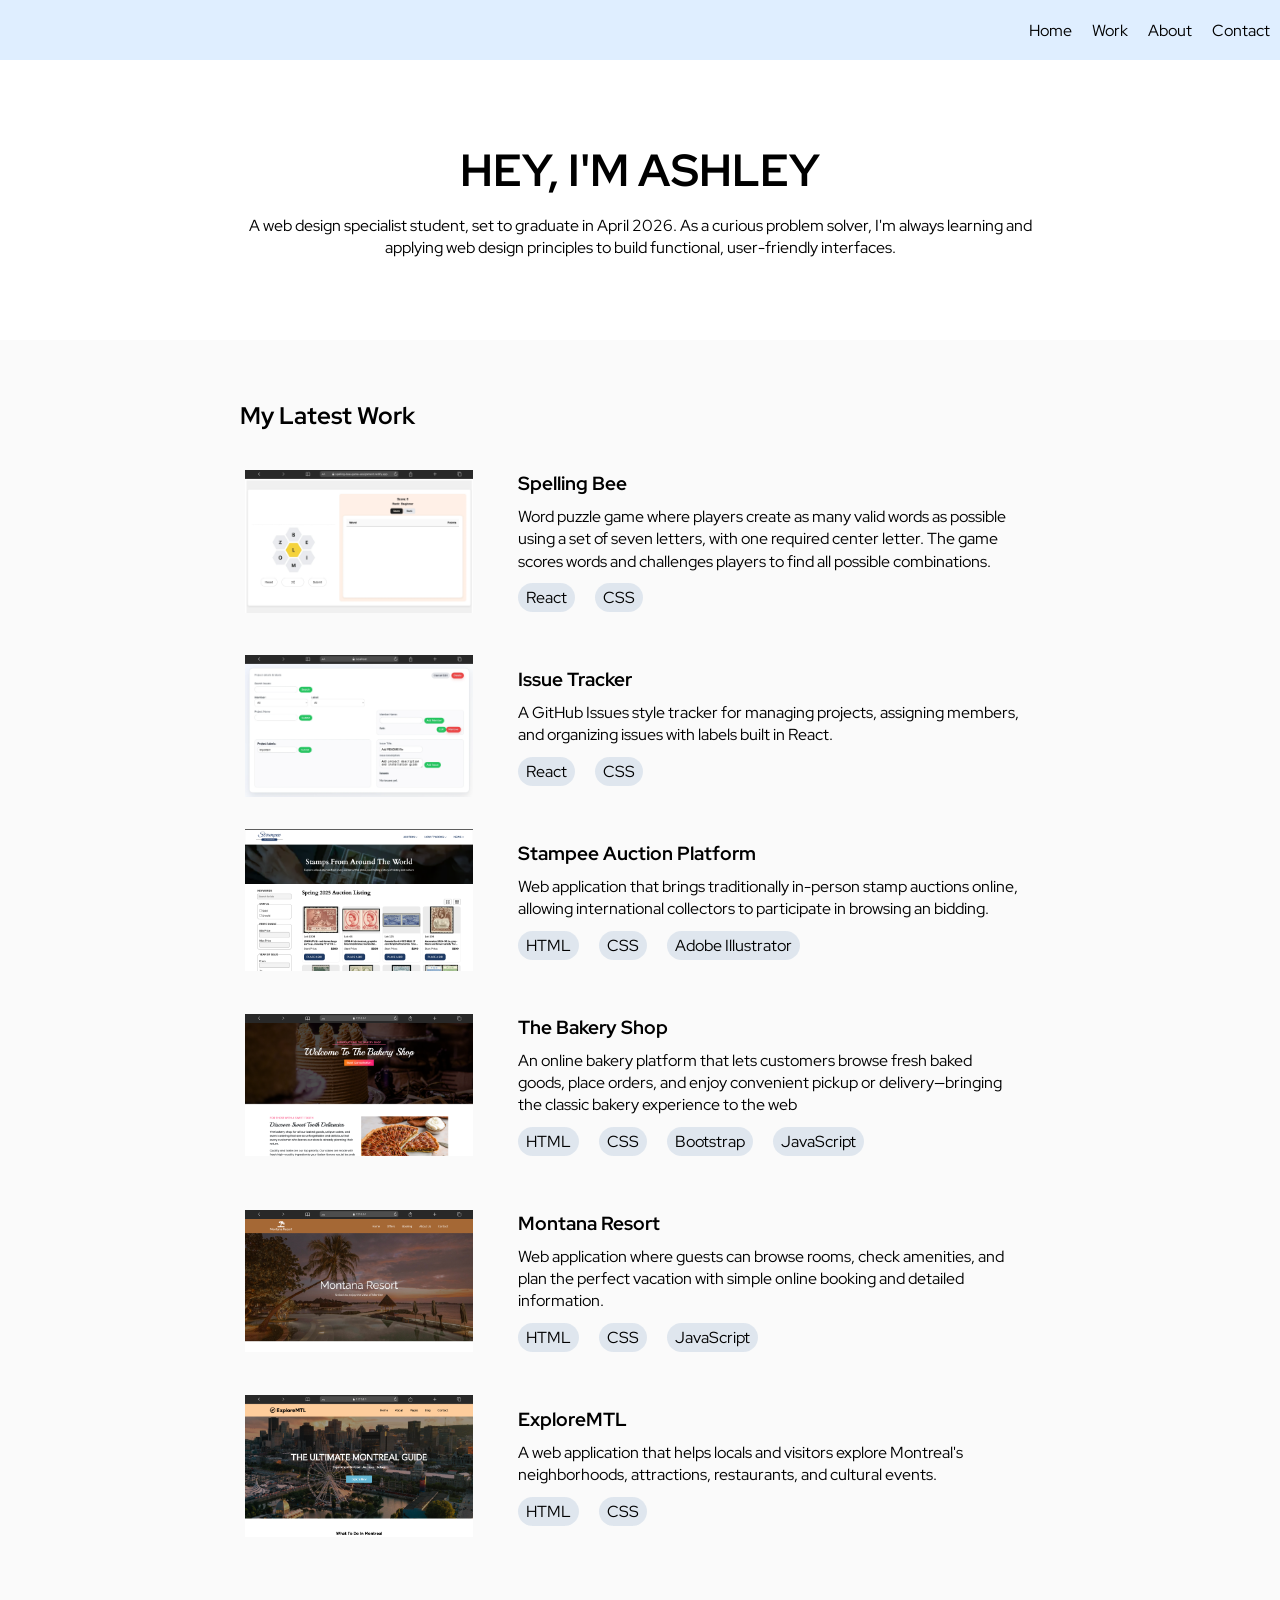
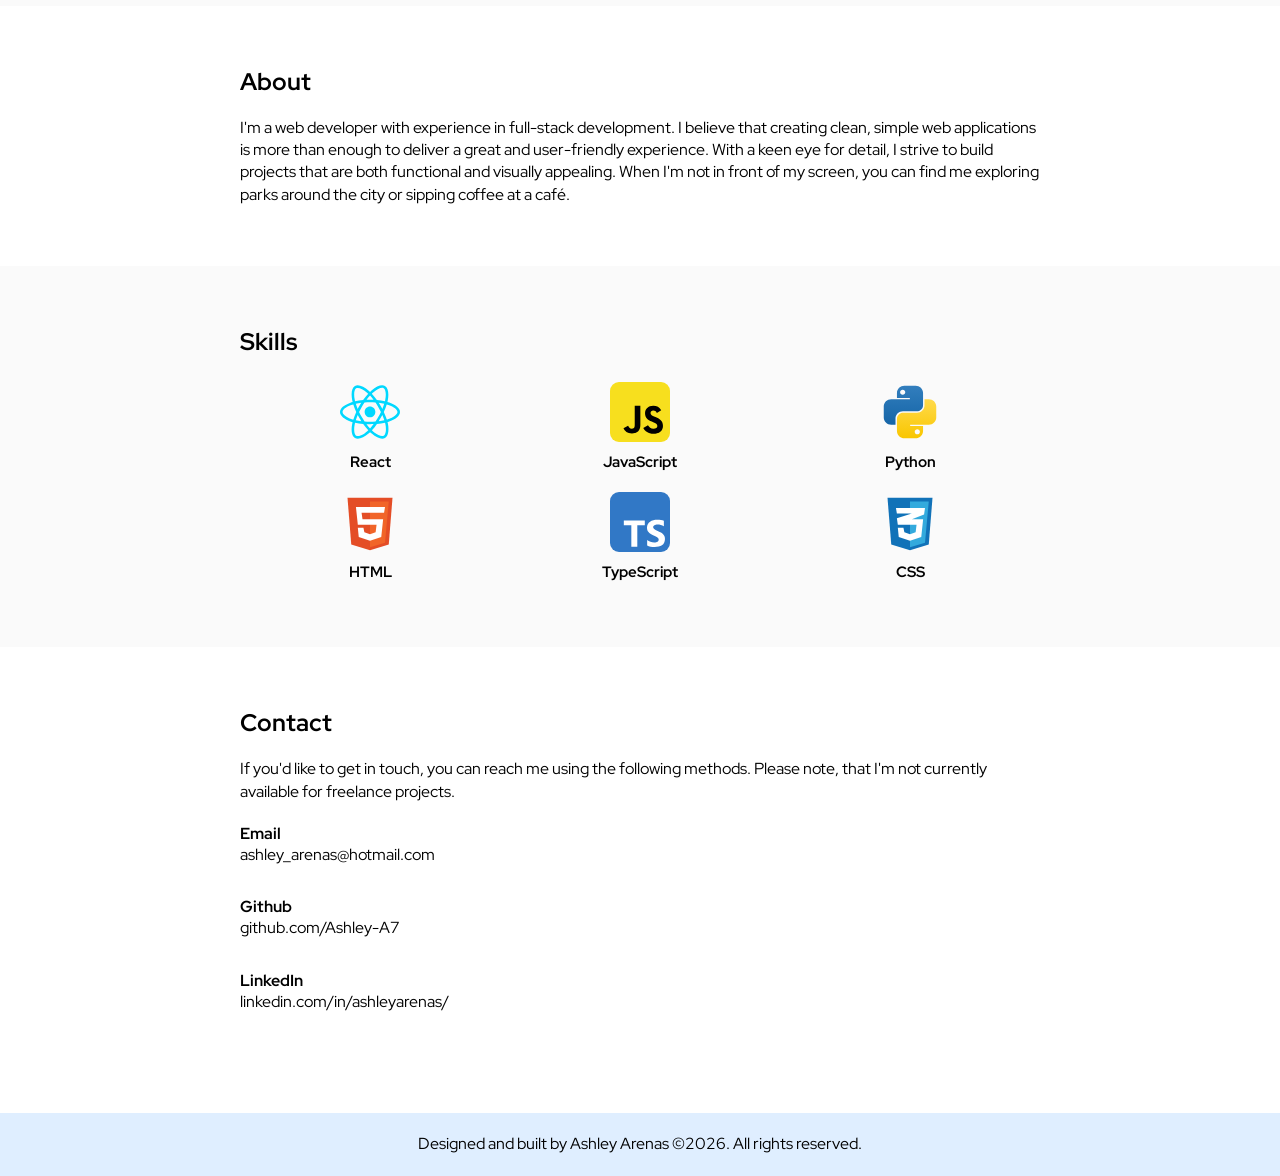
<file: index.html>
<!DOCTYPE html>
<html lang="en">
<head>
    <meta charset="UTF-8">
    <meta name="viewport" content="width=device-width, initial-scale=1.0">
    <title>Ashley's Portfolio</title>

    <!-- google fonts -->
    <link rel="preconnect" href="https://fonts.googleapis.com">
    <link rel="preconnect" href="https://fonts.gstatic.com" crossorigin>
    <link href="https://fonts.googleapis.com/css2?family=Red+Hat+Display:ital,wght@0,300..900;1,300..900&display=swap"
        rel="stylesheet">


    <link rel="stylesheet" href="css/style.css" />
</head>

<body>
    <header>
        <nav class="flex">
            <ul class="flex">
                <li><a href="#home">Home</a></li>
                <li><a href="#work">Work</a></li>
                <li><a href="#about">About</a></li>
                <li><a href="#contact">Contact</a></li>
            </ul>
        </nav>
    </header>

    <main>
        <!-- HERO -->
        <section id="home" class="hero">
            <div class="container">
                <h1>Hey, I'm Ashley</h1>
                <p>
                A web design specialist student, set to graduate in April 2026. As a curious problem solver, I'm always learning and
                applying web design principles to build functional, user-friendly interfaces.
                </p>
            </div>
        </section>

        <!-- WORK -->
        <section id="work" class="work">
            <div class="container">
                <h2>My latest work</h2>

                <div class="work-grid">

                        <a href="https://spelling-bee-game-assignment.netlify.app">
                            <article>
                                <figure>
                                    <img src="./assets/images/spelling-bee-thumbnail.webp" alt="Spelling bee app thumbnail" />
                                </figure>
                        
                                <div class="work-description">
                                    <h3>Spelling Bee</h3>
                                    <p>Word puzzle game where players create as many valid words as possible using a set of seven letters, with
                                        one required center letter. The game scores words and challenges players to find all possible
                                        combinations.</p>
                                    <ul>
                                        <li>React</li>
                                        <li>CSS</li>
                                    </ul>
                                </div>
                            </article>
                        </a>

                        <a href="https://github.com/Ashley-A7/issue-tracker-assignment?tab=readme-ov-file">
                            <article>
                                <figure>
                                    <img src="./assets/images/issue-tracker-thumbnail.webp" alt="Spelling bee app thumbnail" />
                                </figure>
                        
                                <div class="work-description">
                                    <h3>Issue Tracker</h3>
                                    <p>A GitHub Issues style tracker for managing projects, assigning members, and organizing issues with labels built in
                                    React.</p>
                                    <ul>
                                        <li>React</li>
                                        <li>CSS</li>
                                    </ul>
                                </div>
                            </article>
                        </a>

                    <a href="./projects/stampee/auction-portal-page/index.html">
                    <article>
                        <figure>
                            <img src="./assets/images/stampee-thumbnail.png" alt="Stampee auction portal thumbnail" />
                        </figure>

                        <div class="work-description">
                            <h3>Stampee Auction Platform</h3>
                            <p>Web application that brings traditionally in-person stamp auctions online, allowing international collectors to participate in browsing an bidding. </p>
                            <ul>
                                <li>HTML</li>
                                <li>CSS</li>
                                <li>Adobe Illustrator</li>
                            </ul>
                        </div>
                    </article>
                    </a>

                    <a href="./projects/the-bakery-shop/index.html">
                    <article>
                        <figure>
                            <img src="./assets/images/thebakeryshop-thumbnail.png" alt="The bakery shop website thumbnail" />
                        </figure>
                    
                        <div class="work-description">
                            <h3>The Bakery Shop</h3>
                            <p>An online bakery platform that lets customers browse fresh baked goods, place orders, and enjoy convenient pickup or delivery—bringing the classic bakery experience to the web</p>
                            <ul>
                                <li>HTML</li>
                                <li>CSS</li>
                                <li>Bootstrap</li>
                                <li>JavaScript</li>
                            </ul>
                        </div>
                    
                    </article>
                    </a>


                    <a href="./projects/montana-resort/index.html">
                    <article>
                        <figure>
                            <img src="./assets/images/montana-resort-thumbnail.png" alt="Montana resort website thumbnail" />
                        </figure>
                    
                        <div class="work-description">
                            <h3>
                                Montana Resort
                            </h3>

                            <p>Web application where guests can browse rooms, check amenities, and plan the perfect vacation with simple online booking and detailed information.</p>
                            <ul>
                                <li>HTML</li>
                                <li>CSS</li>
                                <li>JavaScript</li>
                            </ul>
                        </div>
                    </article>
                    </a>

                    <a href="./projects/exploremtl/index.html">
                        <article>
                            <figure>
                                <img src="./assets/images/exploremtl-thumbnail.png" alt="Exploremtl website thumbnail" />
                            </figure>
                    
                            <div class="work-description">
                                <h3>
                                    ExploreMTL
                                </h3>
                    
                                <p>A web application that helps locals and visitors explore Montreal's neighborhoods, attractions, restaurants, and cultural events.</p>
                                <ul>
                                    <li>HTML</li>
                                    <li>CSS</li>
                                </ul>
                            </div>
                        </article>
                    </a>

                </div>

            </div>
        </section>

        <!-- ABOUT -->
        <section id="about" class="about">
            <div class="container">
                <h2>About</h2>

    
                <p>I'm a web developer with experience in full-stack development. I believe that creating clean, simple web applications is
                more than enough to deliver a great and user-friendly experience. With a keen eye for detail, I strive to build projects
                that are both functional and visually appealing.
                When I'm not in front of my screen, you can find me exploring parks around the city or sipping coffee at a café.
                </p>
    
            </div>
        </section>


        <!-- SKILLS -->
        <section id="skills" class="skills">
            <div class="container">
                    <h2>Skills</h2>
        

                <div class="skills-grid">
                    <article>
                        <figure>
                            <img src="./assets/icons/react.svg" alt="React logo" />
                        </figure>
                        
                        <h3>React</h3>
                    </article>

                    <article>
                        <figure>
                            <img src="./assets/icons/javascript.svg" alt="JavaScript logo" />
                        </figure>
                    
                        <h3>JavaScript</h3>
                    </article>

                    <article>
                        <figure>
                            <img src="./assets/icons/python.svg" alt="Python logo" />
                        </figure>
                    
                        <h3>Python</h3>
                    </article>

                    <article>
                        <figure>
                            <img src="./assets/icons/html.svg" alt="HTML logo" />
                        </figure>
                    
                        <h3>HTML</h3>
                    </article>

                    <article>
                        <figure>
                            <img src="./assets/icons/typescript.svg" alt="TypeScript logo" />
                        </figure>
                    
                        <h3>TypeScript</h3>
                    </article>

                    <article>
                        <figure>
                            <img src="./assets/icons/css.svg" alt="CSS logo" />
                        </figure>
                    
                        <h3>CSS</h3>
                    </article>

                
                </div>
        
            </div>
        </section>

        <section id="contact" class="contact">
            <div class="container">
                <h2>Contact</h2>
                <p>If you'd like to get in touch, you can reach me using the following methods. Please note, that I'm not currently
                available for freelance projects.</p>


                <div class="contact-grid">
                    <article>
                        <h4>Email</h4>
                        <p>ashley_arenas@hotmail.com</p>
                    </article>

                    <article>
                        <h4>Github</h4>
                        <p>github.com/Ashley-A7</p>
                    </article>

                    <article>
                        <h4>LinkedIn</h4>
                        <p>linkedin.com/in/ashleyarenas/</p>
                    </article>
                </div>

            </div>
        </section>
    </main>


    <footer> <p>Designed and built by Ashley Arenas &copy;2026. All rights reserved.</p></footer>

</body>


</html>
</file>
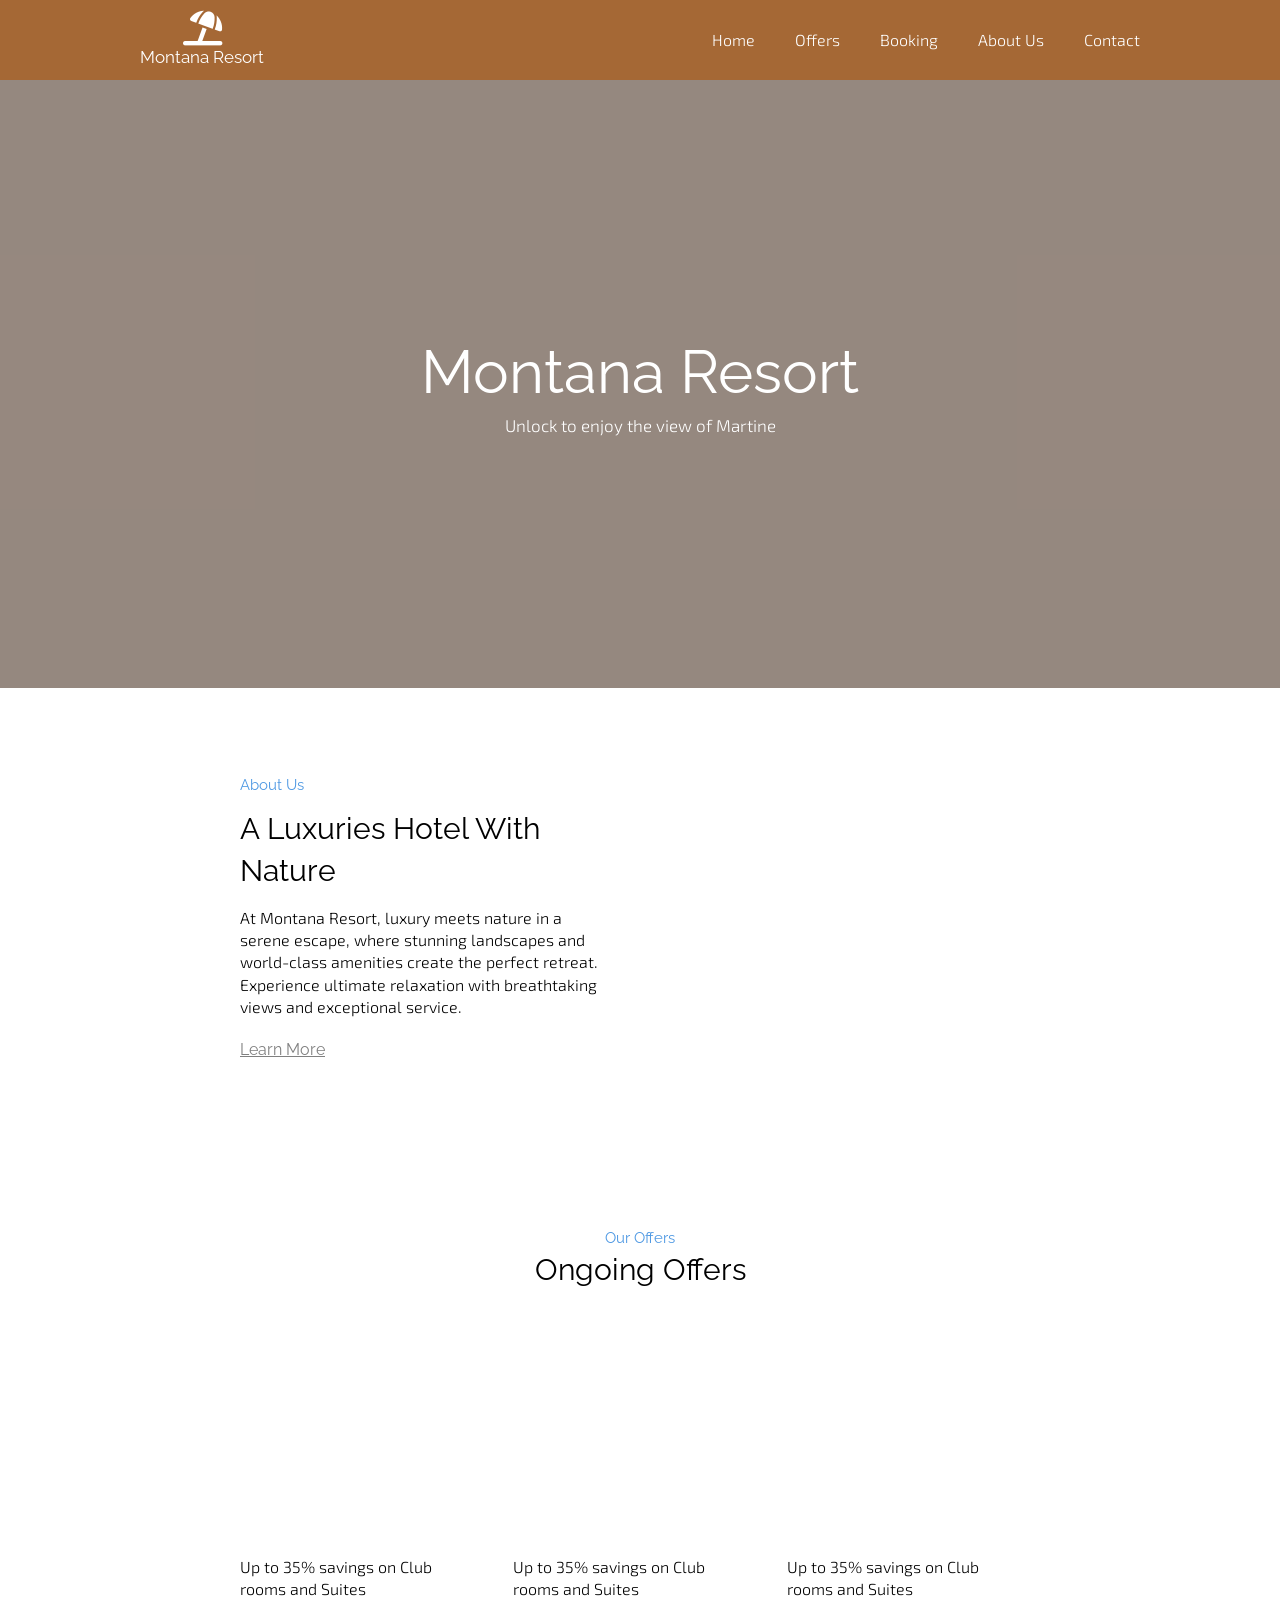
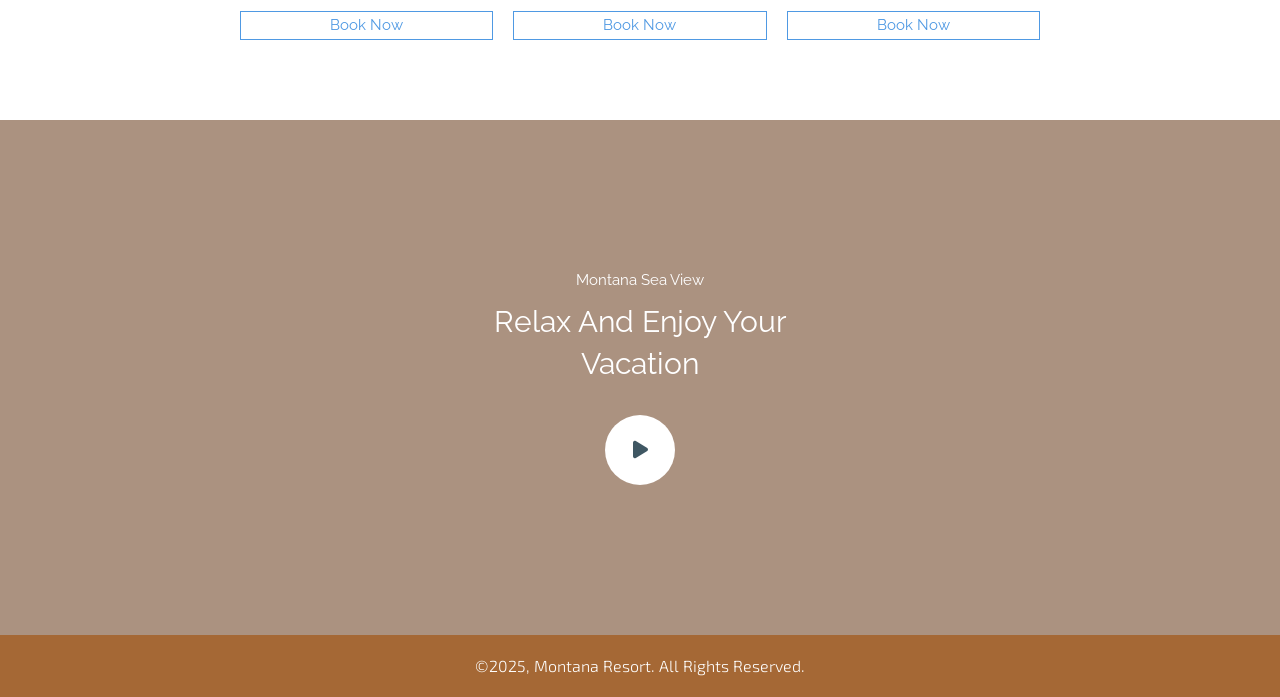
<file: projects/montana-resort/index.html>
<html lang="en">

<head>
    <meta charset="UTF-8">
    <meta name="viewport" content="width=device-width, initial-scale=1.0">
    <title>Web Creation - Assignment 01 - Ashley</title>

    <!-- google fonts -->
    <link rel="preconnect" href="https://fonts.googleapis.com">
    <link rel="preconnect" href="https://fonts.gstatic.com" crossorigin>
    <link
        href="https://fonts.googleapis.com/css2?family=Exo+2:ital,wght@0,100..900;1,100..900&family=Raleway:ital,wght@0,100..900;1,100..900&display=swap"
        rel="stylesheet">

    <!-- font awesome logo -->
    <link rel="stylesheet" href="https://cdnjs.cloudflare.com/ajax/libs/font-awesome/6.7.2/css/all.min.css"
        integrity="sha512-Evv84Mr4kqVGRNSgIGL/F/aIDqQb7xQ2vcrdIwxfjThSH8CSR7PBEakCr51Ck+w+/U6swU2Im1vVX0SVk9ABhg=="
        crossorigin="anonymous" referrerpolicy="no-referrer" />

    <!--  animate on scroll -->
    <script src="https://unpkg.com/aos@2.3.1/dist/aos.js"></script>
    <link href="https://unpkg.com/aos@2.3.1/dist/aos.css" rel="stylesheet">

    <!-- jQuery -->
    <script src="https://cdnjs.cloudflare.com/ajax/libs/jquery/3.7.1/jquery.min.js"
        integrity="sha512-v2CJ7UaYy4JwqLDIrZUI/4hqeoQieOmAZNXBeQyjo21dadnwR+8ZaIJVT8EE2iyI61OV8e6M8PP2/4hpQINQ/g=="
        crossorigin="anonymous" referrerpolicy="no-referrer"></script>

    <link rel="stylesheet" href="style.css">
    <script src="index.js" defer></script>

</head>

<body>

    <div class="popup-overlay">
        <button class="close-btn">
            <i class="fa-solid fa-rectangle-xmark"></i>
        </button>

        <div class="popup-content">
            <iframe src="https://www.youtube.com/embed/yi6e9yKBfj8?si=slrK5RcB_8SuazFt" title="YouTube video player"
                frameborder="0"
                allow="accelerometer; autoplay; clipboard-write; encrypted-media; gyroscope; picture-in-picture; web-share"
                referrerpolicy="strict-origin-when-cross-origin" allowfullscreen></iframe>
        </div>
    </div>

    <div class="popup-overlay-learn">
        <button class="close-btn">
            <i class="fa-solid fa-rectangle-xmark"></i>
        </button>

        <div class="popup-content-learn">
            <iframe
                src="https://www.google.com/maps/embed?pb=!1m18!1m12!1m3!1d2809944.0153924567!2d-115.37969473380501!3d46.54598650034901!2m3!1f0!2f0!3f0!3m2!1i1024!2i768!4f13.1!3m3!1m2!1s0x53500c2b107d01f3%3A0x8a1ea7ffc4782a74!2sBig%20Sky%20Resort!5e0!3m2!1sen!2sca!4v1741816491760!5m2!1sen!2sca"
                width="400" height="300" style="border:0;" allowfullscreen="" loading="lazy"
                referrerpolicy="no-referrer-when-downgrade"></iframe>
        </div>
    </div>

    <header class="main-header">
        <div class="container">
            <div class="header-flex">

                <div class="logo">
                    <div class="logo-flex">
                        <i class="fa-solid fa-umbrella-beach"></i>
                        <h2>Montana Resort</h2>
                    </div>
                </div>

                <div class="burger">
                    <i class="fa-solid fa-bars"></i>
                </div>

                <div class="menu-holder">
                    <ul class="menu-listing">
                        <li>
                            <a href="">home</a>
                        </li>

                        <li>
                            <a href="">offers</a>
                        </li>

                        <li>
                            <a href="">booking</a>
                        </li>

                        <li>
                            <a href="">about us</a>
                        </li>

                        <li>
                            <a href="">contact</a>
                        </li>
                    </ul>
                </div>
            </div>
        </div>
    </header>

    <section class="hero-banner">
        <div class="container">

            <div class="filter"></div>

            <h1>Montana Resort</h1>
            <p>Unlock to enjoy the view of Martine</p>

        </div>
    </section>

    <section class="about">
        <div class="container">

            <div class="about-flex">

                <div class="about-info">
                    <h4>about us</h4>
                    <h2>a luxuries hotel with nature</h2>
                    <p>At Montana Resort, luxury meets nature in a serene escape, where stunning landscapes and
                        world-class amenities create the perfect retreat. Experience ultimate relaxation with
                        breathtaking views and exceptional service.
                    </p>
                    <a href="" class="learn-click">Learn More</a>
                </div>

                <div class="about-images">
                    <div class="about-img" data-aos="fade-right" data-aos-duration="3000" data-aos-mirror="false"
                        data-aos-once="true"></div>

                    <div class="about-img" data-aos="fade-left" data-aos-duration="3000" data-aos-mirror="false"
                        data-aos-once="true"></div>
                </div>

            </div>
        </div>
    </section>

    <section class="offers">
        <div class="container">

            <div class="offers-header">
                <h4>our offers</h4>
                <h2>Ongoing Offers</h2>
            </div>

            <div class="card-grid">

                <article class="card-holder">
                    <div class="card-image-holder">
                        <div class="animation-info animation-info-1">
                            <p>Enjoy the perfect blend of modern style and scenic views in our suites.</p>
                        </div>
                    </div>

                    <div class="card-info">
                        <p>Up to 35% savings on Club rooms and Suites</p>
                    </div>

                    <div class="booking">
                        <h4>book now</h4>
                    </div>
                </article>

                <article class="card-holder">
                    <div class="card-image-holder">
                        <div class="animation-info animation-info-2">
                            <p>Enjoy the perfect blend of modern style and scenic views in our suites.</p>
                        </div>
                    </div>

                    <div class="card-info">
                        <p>Up to 35% savings on Club rooms and Suites</p>
                    </div>

                    <div class="booking">
                        <h4>book now</h4>
                    </div>
                </article>

                <article class="card-holder">
                    <div class="card-image-holder">
                        <div class="animation-info animation-info-3">
                            <p>Enjoy the perfect blend of modern style and scenic views in our suites.</p>
                        </div>
                    </div>

                    <div class="card-info">
                        <p>Up to 35% savings on Club rooms and Suites</p>
                    </div>

                    <div class="booking">
                        <h4>book now</h4>
                    </div>
                </article>
            </div>
        </div>
    </section>

    <section class="vacation-video">
        <div class="container">
            <h4>montana sea view</h4>
            <h2>relax and enjoy your vacation</h2>
            <a class="play-btn" href="">
                <i class="fa-solid fa-play"></i>
            </a>
        </div>
    </section>

    <footer>&copy;2025, Montana Resort. All rights reserved.</footer>

</body>

</html>
</file>
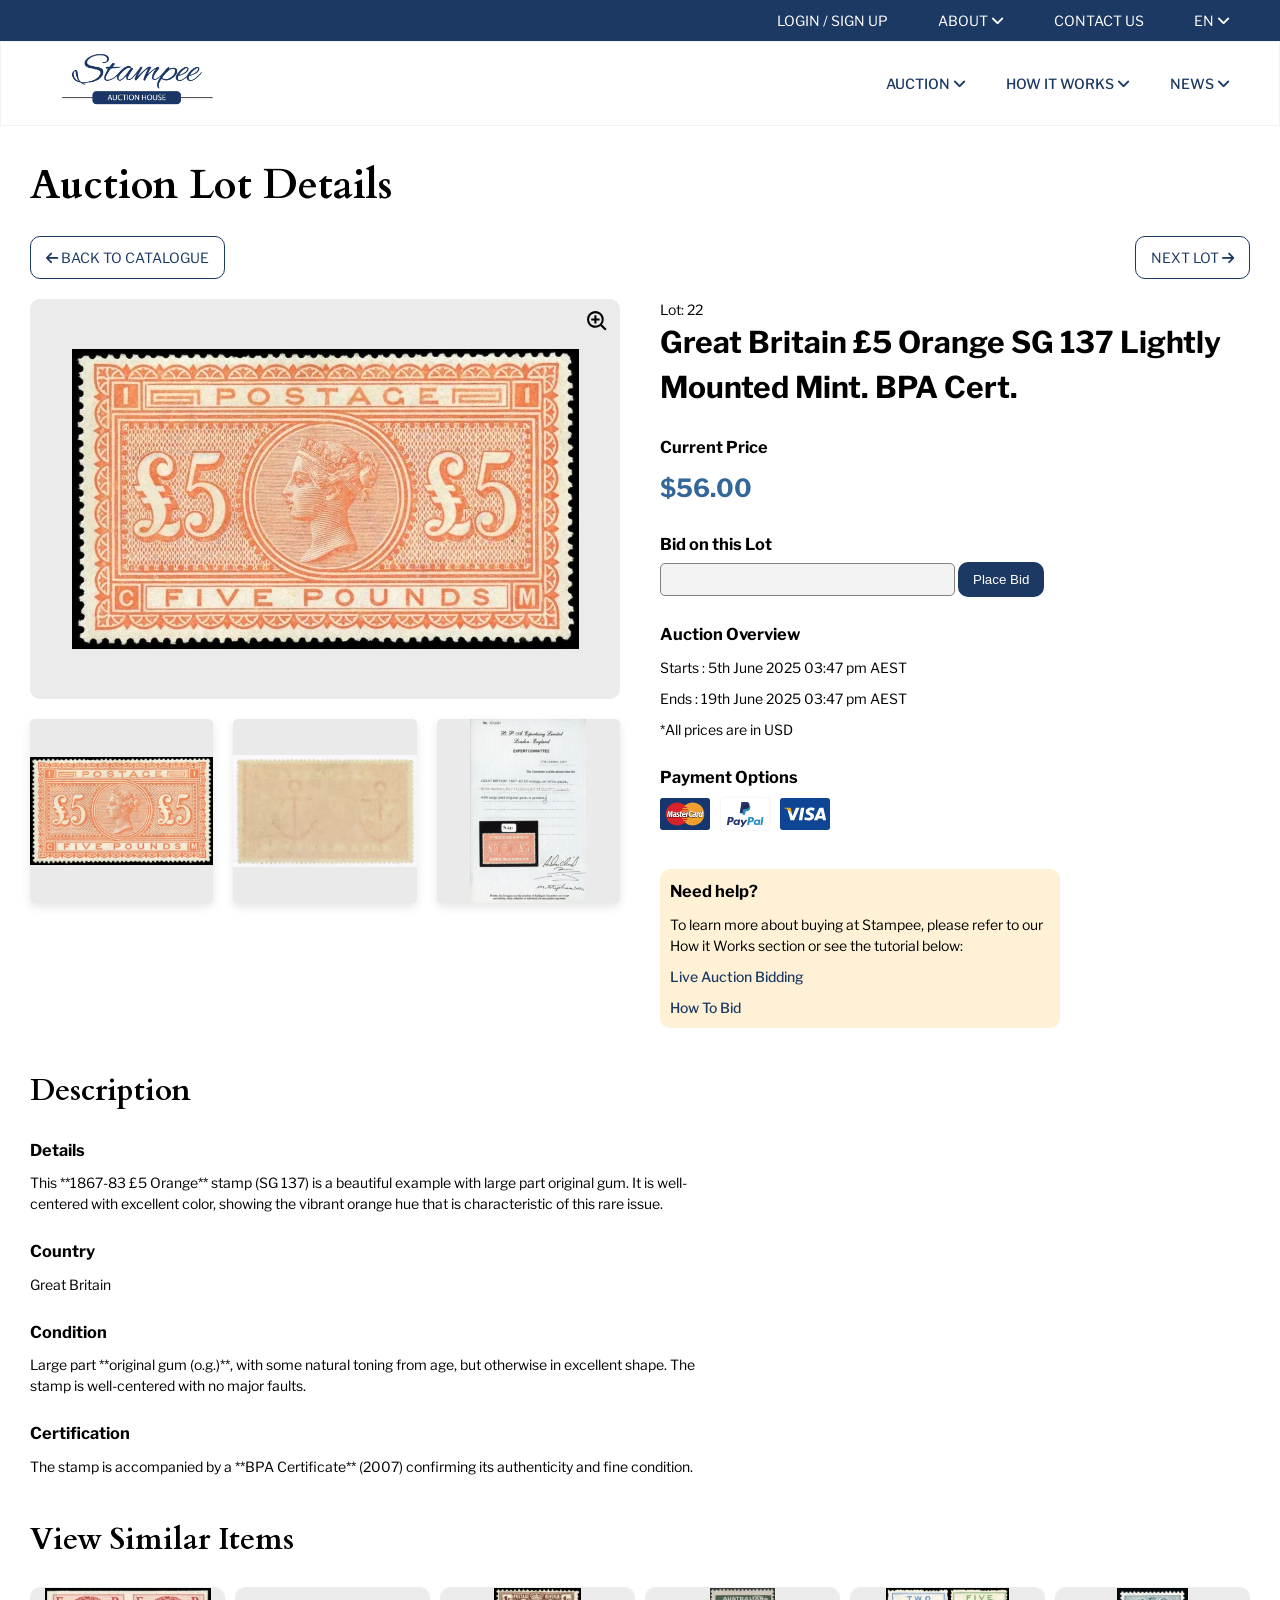
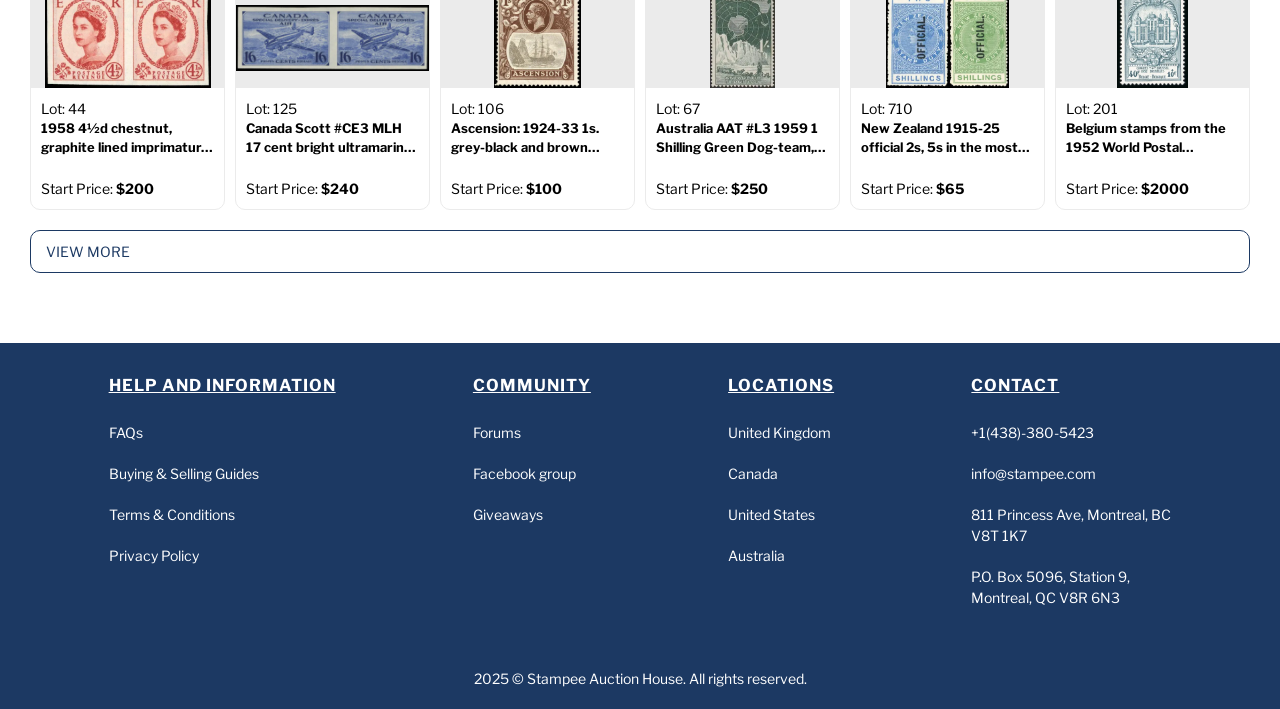
<file: projects/stampee/auction-detail-page/index.html>
<!DOCTYPE html>
<html lang="en">

    <head>
        <meta charset="UTF-8">
        <meta name="description"
            content="Explore auctions, guides, and the world of rare collectible stamps with Stampee.">

        <meta name="viewport" content="width=device-width, initial-scale=1.0">
        <title>Applied UX/UI - Mockup 02 - Ashley Arenas</title>

        <!-- google fonts -->
        <link rel="preconnect" href="https://fonts.googleapis.com">
        <link rel="preconnect" href="https://fonts.gstatic.com" crossorigin>
        <link
            href="https://fonts.googleapis.com/css2?family=Cardo:ital,wght@0,400;0,700;1,400&family=Libre+Franklin:ital,wght@0,100..900;1,100..900&display=swap"
            rel="stylesheet">

        <!-- font-awesome  for icons-->
        <link rel="stylesheet" href="https://cdnjs.cloudflare.com/ajax/libs/font-awesome/6.7.2/css/all.min.css"
            integrity="sha512-Evv84Mr4kqVGRNSgIGL/F/aIDqQb7xQ2vcrdIwxfjThSH8CSR7PBEakCr51Ck+w+/U6swU2Im1vVX0SVk9ABhg=="
            crossorigin="anonymous" referrerpolicy="no-referrer">

        <link rel="stylesheet" href="assets/css/style.css">
    </head>

    <body>
        <nav class="first-nav nav">
            <div class="nav-wrapper">
                <a href="">login / sign up</a>
                <div class="dropdown">
                    <a href="">about <i class="fa-solid fa-angle-down"></i></a>

                    <div class="menu-items">
                        <a href="">about lord reginald stampee III</a>
                        <a href="">philately is life</a>
                        <a href="">the duke's biography</a>
                        <a href="">family history</a>
                        <a href="">about us</a>
                    </div>
                </div>

                <a href="">contact us</a>

                <div class="dropdown">
                    <a href="">EN <i class="fa-solid fa-angle-down"></i></a>

                    <div class="menu-items">
                        <a href="">EN</a>
                        <a href="">FR</a>
                        <a href="">DE</a>
                        <a href="">ES</a>
                    </div>
                </div>
            </div>
        </nav>


        <nav class="second-nav nav">
            <input type="checkbox" id="burger" aria-label="Burger navigation toggle">

            <div class="nav-wrapper">

                <img src="assets/images/stampee-logo.webp" alt="Stampee logo">

                <div class="menu-items-wrapper">
                    <div class="dropdown">
                        <a href="">auction <i class="fa-solid fa-angle-down"></i></a>
                        <div class="menu-items">
                            <a href="">current</a>
                            <a href="">upcoming</a>
                            <a href="">archives</a>
                        </div>
                    </div>

                    <div class="dropdown">
                        <a href="">how it works <i class="fa-solid fa-angle-down"></i></a>
                        <div class="menu-items">
                            <a href="">profile help</a>
                            <a href="">how to bid</a>
                            <a href="">how to follow an auction</a>
                            <a href="">how to find the desired auction</a>
                        </div>
                    </div>

                    <div class="dropdown">
                        <a href="">news <i class="fa-solid fa-angle-down"></i></a>
                        <div class="menu-items">
                            <a href="">stamps</a>
                            <a href="">auction</a>
                        </div>
                    </div>
                </div>
            </div>
        </nav>



        <main class="main">
            <header>
                <h1>Auction Lot Details</h1>

                <div class="pagination">
                    <a href="" class="button white-button"><i class="fa-solid fa-arrow-left"></i> Back to catalogue</a>

                    <a href="" class="button white-button">Next Lot <i class="fa-solid fa-arrow-right"></i></a>
                </div>
            </header>


            <section>

                <div class="grid">
                    <div class="auction-detail">

                        <div class="main-img img-container">

                            <img src="assets/icons/zoom-in.svg" alt="" class="zoom">

                            <img src="assets/images/gb-stamp.webp" alt="Great-Britain Stamp">
                        </div>

                        <div class="thumbnail-gallery">
                            <img src="assets/images/gb-stamp.webp" alt="Great Britain - Front View">
                            <img src="assets/images/gb-stamp-back.webp" alt="Great Britain - Back View">
                            <img src="assets/images/gb-stamp-certificate.webp" alt="Great-Britain Stamp - Certificate">
                        </div>
                    </div>

                    <div class="lot-description">
                        <p>Lot: 22</p>

                        <h2>Great Britain £5 orange SG 137 lightly mounted mint. BPA cert.</h2>

                        <div class="current-price">
                            <h3>Current Price</h3>
                            <p><strong>$56.00</strong></p>
                        </div>

                        <div>
                            <form>
                                <label for="bid">Bid on this Lot</label>
                                <input type="number" id="bid" name="bid">
                                <button class="button">Place Bid</button>
                            </form>
                        </div>

                        <div>
                            <h3>Auction Overview</h3>
                            <p>Starts : 5th June 2025 03:47 pm AEST</p>
                            <p>Ends : 19th June 2025 03:47 pm AEST</p>
                            <p>*All prices are in USD</p>
                        </div>

                        <div>
                            <h3>Payment Options</h3>
                            <div class="payment">
                                <a href=""> <img src="assets/icons/mastercard.svg" alt="Mastercard Logo"></a>

                                <a href=""><img src="assets/icons/paypal.svg" alt="Paypal Logo"></a>

                                <a href=""> <img src="assets/icons/visa.svg" alt="Visa Logo"></a>
                            </div>
                        </div>

                        <div class="help">
                            <h3>Need help?</h3>
                            <p>
                                To learn more about buying at Stampee, please refer to our How it Works section or see
                                the tutorial below:
                            </p>

                            <a href="">Live auction bidding</a>
                            <a href="">how to bid</a>
                        </div>
                    </div>
                </div>
            </section>

            <section class="detailed-description">
                <h2>Description</h2>

                <h3>Details</h3>
                <p>This **1867-83 £5 Orange** stamp (SG 137) is a beautiful example with large part original gum. It is
                    well-centered with excellent color, showing the vibrant orange hue that is characteristic of this
                    rare issue.</p>

                <h3>Country</h3>
                <p>Great Britain</p>

                <h3>Condition</h3>
                <p>Large part **original gum (o.g.)**, with some natural toning from age, but otherwise in excellent
                    shape. The stamp is well-centered with no major faults.</p>

                <h3>Certification</h3>
                <p>The stamp is accompanied by a **BPA Certificate** (2007) confirming its authenticity and fine
                    condition.</p>
            </section>


            <section class="browse-more">
                <h2>View Similar Items</h2>

                <div class="grid">

                    <article class="card">
                        <picture class="img-container">
                            <img src="assets/images/great-britain-stamp.webp" alt="Great Britain Stamp">
                        </picture>

                        <div class="card-info">
                            <p>Lot: 44</p>
                            <h3>1958 4½d chestnut, graphite lined imprimatur, horizontal imperforate pair,</h3>

                            <p>Start Price: <strong>$200</strong></p>

                        </div>
                    </article>

                    <article class="card">
                        <picture class="img-container">
                            <img src="assets/images/canada-stamp.webp" alt="Canadian Special Delivery Air Stamp">
                        </picture>

                        <div class="card-info">
                            <p>Lot: 125</p>
                            <h3>Canada Scott #CE3 MLH 17 cent bright ultramarine Trans-Atlantic Airplane over Quebec
                                Air
                                Mail Special Delivery stamp.
                            </h3>

                            <p>Start Price: <strong>$240</strong></p>

                        </div>
                    </article>

                    <article class="card">
                        <picture class="img-container">
                            <img src="assets/images/ascension-stamp.webp" alt="Ascension Stamp">
                        </picture>

                        <div class="card-info">
                            <p>Lot: 106</p>
                            <h3>Ascension: 1924-33 1s. grey-black and brown variety ‘torn flag’ mint, lightly toned
                                gum,
                                otherwise fine. S.G. 18b, cat. £400.
                            </h3>

                            <p>Start Price: <strong>$100</strong></p>
                        </div>
                    </article>

                    <article class="card">
                        <picture class="img-container">
                            <img src="assets/images/australia-stamp.webp" alt="Australian Stamp">
                        </picture>

                        <div class="card-info">
                            <p>Lot: 67</p>
                            <h3>Australia AAT #L3 1959 1 Shilling Green Dog-team, Iceberg & Map MNH-Fine.
                            </h3>

                            <p>Start Price: <strong>$250</strong></p>
                        </div>
                    </article>

                    <article class="card">
                        <picture class="img-container">
                            <img src="assets/images/nz-stamp.webp" alt="Two New Zealand Stamps">
                        </picture>

                        <div class="card-info">
                            <p>Lot: 710</p>
                            <h3>New Zealand 1915-25 official 2s, 5s in the most perfect condition 14
                            </h3>

                            <p>Start Price: <strong>$65</strong></p>
                        </div>
                    </article>

                    <article class="card">
                        <picture class="img-container">
                            <img src="assets/images/belgium-stamp.webp" alt="Belgium Stamp">
                        </picture>

                        <div class="card-info">
                            <p>Lot: 201</p>
                            <h3>Belgium stamps from the 1952 World Postal Congress - Brussel
                            </h3>

                            <p>Start Price: <strong>$2000</strong></p>
                        </div>
                    </article>
                </div>

                <a href="" class="button white-button">View More</a>
            </section>

        </main>

        <nav class="bottom-nav">
            <div class="nav-wrapper">
                <div>
                    <h3>help and information</h3>
                    <a href="">FAQs</a>
                    <a href="">Buying & Selling Guides</a>
                    <a href="">Terms & Conditions</a>
                    <a href="">Privacy Policy</a>
                </div>

                <div>
                    <h3>community</h3>
                    <a href="">Forums</a>
                    <a href="">Facebook group</a>
                    <a href="">Giveaways</a>
                </div>

                <div>
                    <h3>locations</h3>
                    <a href="">United Kingdom</a>
                    <a href="">Canada</a>
                    <a href="">United States</a>
                    <a href="">Australia</a>
                </div>

                <div>
                    <h3>contact</h3>
                    <a href="">+1(438)-380-5423</a>
                    <a href="">info@stampee.com</a>
                    <a href="">811 Princess Ave, Montreal, BC V8T 1K7</a>
                    <a href="">P.O. Box 5096, Station 9, Montreal, QC V8R 6N3</a>
                </div>
            </div>
        </nav>

        <footer class="footer">
            <p>2025 © Stampee Auction House. All rights reserved.</p>
        </footer>
    </body>

</html>
</file>
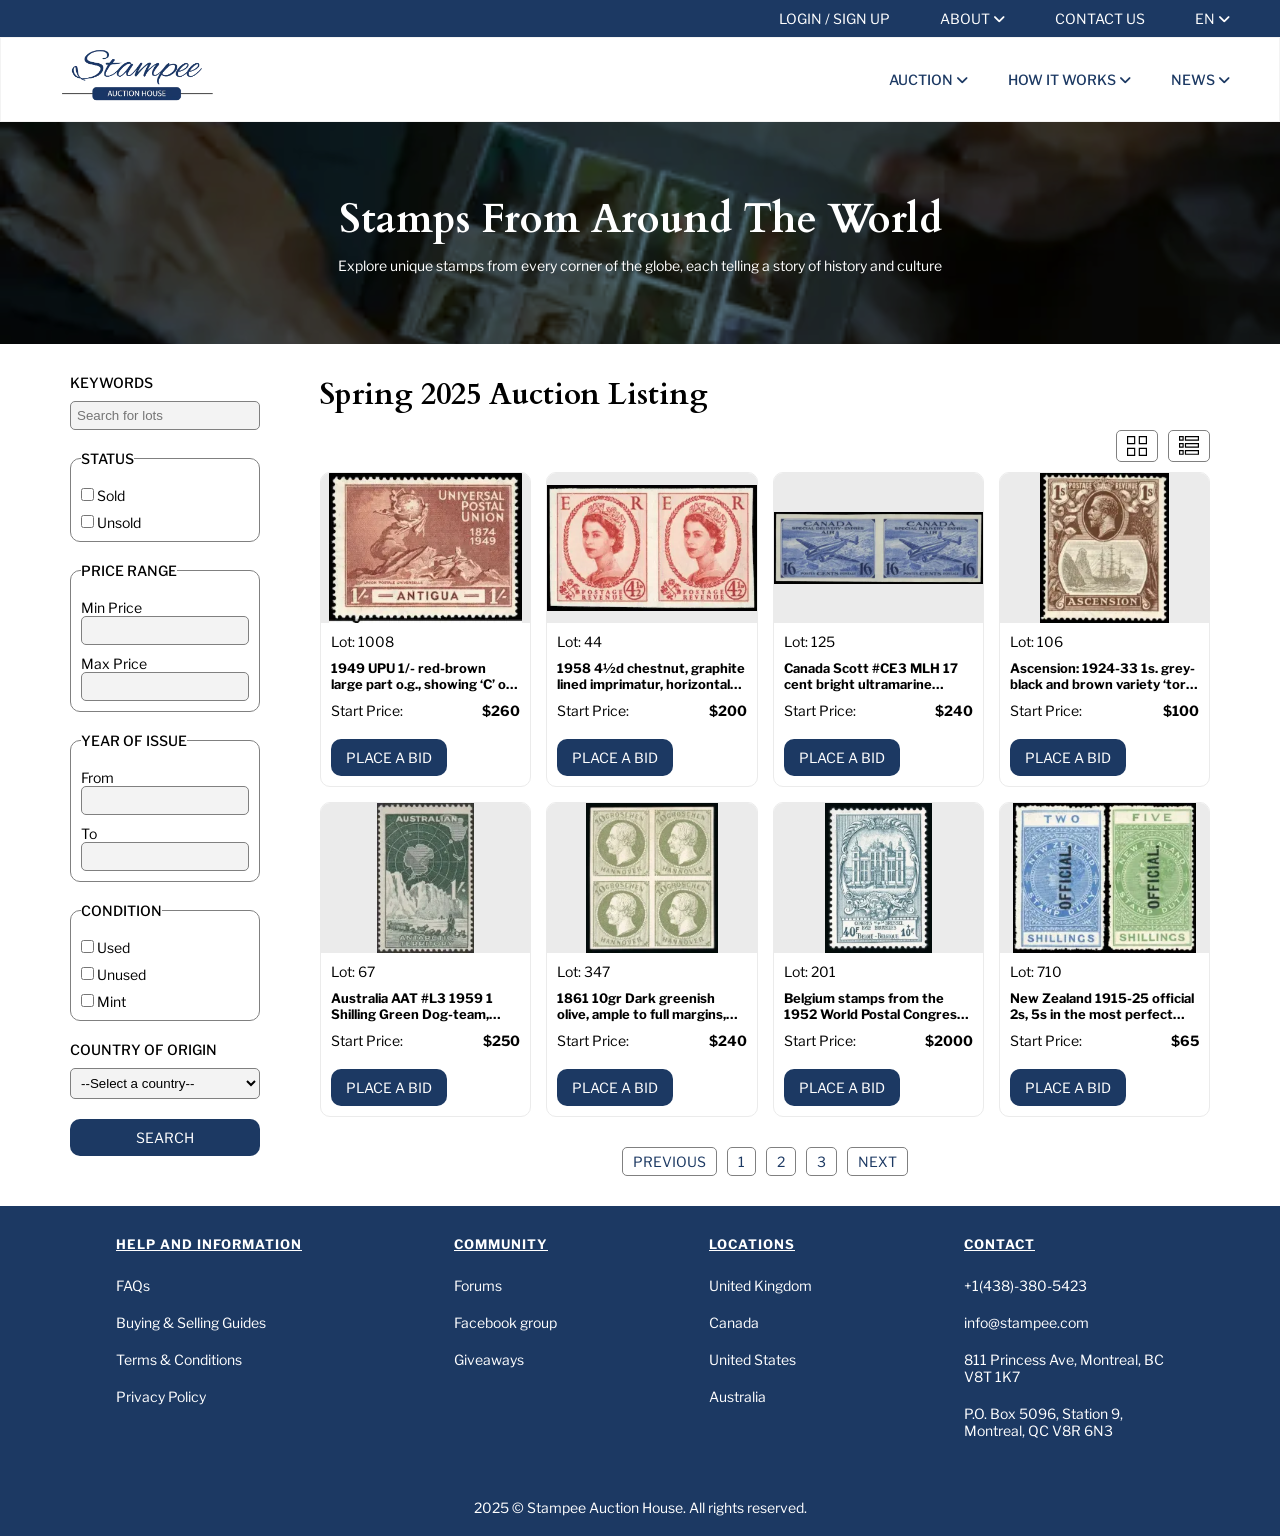
<file: projects/stampee/auction-portal-page/index.html>
<!DOCTYPE html>
<html lang="en">

    <head>
        <meta charset="UTF-8">
        <meta name="description"
            content="Explore auctions, guides, and the world of rare collectible stamps with Stampee.">

        <meta name="viewport" content="width=device-width, initial-scale=1.0">
        <title>Applied UX/UI - Mockup 01 - Ashley Arenas</title>

        <!-- google fonts -->
        <link rel="preconnect" href="https://fonts.googleapis.com">
        <link rel="preconnect" href="https://fonts.gstatic.com" crossorigin>
        <link
            href="https://fonts.googleapis.com/css2?family=Cardo:ital,wght@0,400;0,700;1,400&family=Libre+Franklin:ital,wght@0,100..900;1,100..900&display=swap"
            rel="stylesheet">

        <!-- font-awesome  for icons-->
        <link rel="stylesheet" href="https://cdnjs.cloudflare.com/ajax/libs/font-awesome/6.7.2/css/all.min.css"
            integrity="sha512-Evv84Mr4kqVGRNSgIGL/F/aIDqQb7xQ2vcrdIwxfjThSH8CSR7PBEakCr51Ck+w+/U6swU2Im1vVX0SVk9ABhg=="
            crossorigin="anonymous" referrerpolicy="no-referrer">

        <link rel="preload" as="image" href="assets/images/hero-banner.webp">
        <link rel="stylesheet" href="assets/css/style.css">
    </head>

    <body>
        <nav class="first-nav nav">
            <div class="nav-wrapper">
                <a href="">login / sign up</a>
                <div class="dropdown">
                    <a href="">about <i class="fa-solid fa-angle-down"></i></a>

                    <div class="menu-items">
                        <a href="">about lord reginald stampee III</a>
                        <a href="">philately is life</a>
                        <a href="">the duke's biography</a>
                        <a href="">family history</a>
                        <a href="">about us</a>
                    </div>
                </div>

                <a href="">contact us</a>

                <div class="dropdown">
                    <a href="">EN <i class="fa-solid fa-angle-down"></i></a>

                    <div class="menu-items">
                        <a href="">EN</a>
                        <a href="">FR</a>
                        <a href="">DE</a>
                        <a href="">ES</a>
                    </div>
                </div>
            </div>
        </nav>


        <nav class="second-nav nav">
            <input type="checkbox" id="burger" aria-label="Burger navigation toggle">

            <div class="nav-wrapper">

                <img src="assets/images/stampee-logo.webp" alt="Stampee logo">

                <div class="menu-items-wrapper">
                    <div class="dropdown">
                        <a href="">auction <i class="fa-solid fa-angle-down"></i></a>
                        <div class="menu-items">
                            <a href="">current</a>
                            <a href="">upcoming</a>
                            <a href="">archives</a>
                        </div>
                    </div>

                    <div class="dropdown">
                        <a href="">how it works <i class="fa-solid fa-angle-down"></i></a>
                        <div class="menu-items">
                            <a href="">profile help</a>
                            <a href="">how to bid</a>
                            <a href="">how to follow an auction</a>
                            <a href="">how to find the desired auction</a>
                        </div>
                    </div>

                    <div class="dropdown">
                        <a href="">news <i class="fa-solid fa-angle-down"></i></a>
                        <div class="menu-items">
                            <a href="">stamps</a>
                            <a href="">auction</a>
                        </div>
                    </div>
                </div>
            </div>
        </nav>

        <header class="header">
            <h1>Stamps from Around the World</h1>
            <p>Explore unique stamps from every corner of the globe, each telling a story of history and culture</p>
        </header>

        <aside class="aside">
            <form>

                <label for="keywords">Keywords</label>
                <input type="search" id="keywords" name="keywords" placeholder="Search for lots">


                <fieldset>
                    <legend>Status</legend>

                    <div>
                        <input type="checkbox" id="sold" name="status" value="sold">
                        <label for="sold">Sold</label>
                    </div>

                    <div>
                        <input type="checkbox" id="unsold" name="status" value="unsold">
                        <label for="unsold">Unsold</label>
                    </div>
                </fieldset>


                <fieldset>
                    <legend>Price Range</legend>

                    <label for="price-min">Min Price</label>
                    <input type="number" id="price-min" name="price-min">

                    <label for="price-max">Max Price</label>
                    <input type="number" id="price-max" name="price-max">
                </fieldset>


                <fieldset>
                    <legend>Year of Issue</legend>

                    <label for="year-min">From</label>
                    <input type="number" id="year-min" name="year-min">

                    <label for="year-max">To</label>
                    <input type="number" id="year-max" name="year-max">
                </fieldset>


                <fieldset>
                    <legend>Condition</legend>

                    <div>
                        <input type="checkbox" id="used" name="condition" value="used">
                        <label for="used">Used</label>
                    </div>

                    <div>
                        <input type="checkbox" id="unused" name="condition" value="unused">
                        <label for="unused">Unused</label>
                    </div>

                    <div>
                        <input type="checkbox" id="mint" name="condition" value="mint">
                        <label for="mint">Mint</label>
                    </div>
                </fieldset>


                <label for="country">Country of Origin</label>
                <select name="country" id="country">
                    <option value="">--Select a country--</option>
                    <option value="australia">Australia</option>
                    <option value="canada">Canada</option>
                    <option value="germany">Germany</option>
                    <option value="japan">Japan</option>
                    <option value="china">China</option>
                    <option value="spain">Spain</option>
                    <option value="singapore">Singapore</option>
                </select>

                <a href="" class="button button-dk-blue">search</a>
            </form>
        </aside>

        <main class="main">
            <h2>spring 2025 auction listing</h2>

            <div class="listing-view">
                <a class="button button-control" aria-label="Open filters">
                    <img src="assets/icons/filter.svg" alt="">
                </a>

                <a class="button button-control" aria-label="Grid view">
                    <img src="assets/icons/view-grid.svg" alt="">
                </a>

                <a class="button button-control" aria-label="List view">
                    <img src="assets/icons/view-list.svg" alt="">
                </a>
            </div>


            <div class="grid">
                <article class="card">
                    <picture>
                        <img src="assets/images/antigua-stamp.webp" alt="1949 Antigua Stamp Image">
                    </picture>

                    <div class="card-info">
                        <p>Lot: 1008</p>
                        <h3>1949 UPU 1/- red-brown large part o.g., showing ‘C’ of CA in watermark omitted. Presently
                            unlisted; rare. SG 117 var
                        </h3>

                        <div class="price">
                            <p>Start Price:</p>
                            <p><strong>$260</strong></p>
                        </div>

                        <a href="" class="button button-dk-blue">Place a bid</a>
                    </div>
                </article>

                <article class="card">
                    <picture>
                        <img src="assets/images/great-britain-stamp.webp" alt="Great Britain Stamp">
                    </picture>

                    <div class="card-info">
                        <p>Lot: 44</p>
                        <h3>1958 4½d chestnut, graphite lined imprimatur, horizontal imperforate pair,</h3>

                        <div class="price">
                            <p>Start Price:</p>
                            <p><strong>$200</strong></p>
                        </div>

                        <a href="" class="button button-dk-blue">Place a bid</a>
                    </div>
                </article>

                <article class="card">
                    <picture>
                        <img src="assets/images/canada-stamp.webp" alt="Canadian Special Delivery Air Stamp">
                    </picture>

                    <div class="card-info">
                        <p>Lot: 125</p>
                        <h3>Canada Scott #CE3 MLH 17 cent bright ultramarine Trans-Atlantic Airplane over Quebec Air
                            Mail Special Delivery stamp.
                        </h3>

                        <div class="price">
                            <p>Start Price:</p>
                            <p><strong>$240</strong></p>
                        </div>

                        <a href="" class="button button-dk-blue">Place a bid</a>
                    </div>
                </article>

                <article class="card">
                    <picture>
                        <img src="assets/images/ascension-stamp.webp" alt="Ascension Stamp">
                    </picture>

                    <div class="card-info">
                        <p>Lot: 106</p>
                        <h3>Ascension: 1924-33 1s. grey-black and brown variety ‘torn flag’ mint, lightly toned gum,
                            otherwise fine. S.G. 18b, cat. £400.
                        </h3>

                        <div class="price">
                            <p>Start Price:</p>
                            <p><strong>$100</strong></p>
                        </div>

                        <a href="" class="button button-dk-blue">Place a bid</a>
                    </div>
                </article>

                <article class="card">
                    <picture>
                        <img src="assets/images/australia-stamp.webp" alt="Australian Stamp">
                    </picture>

                    <div class="card-info">
                        <p>Lot: 67</p>
                        <h3>Australia AAT #L3 1959 1 Shilling Green Dog-team, Iceberg & Map MNH-Fine.
                        </h3>

                        <div class="price">
                            <p>Start Price:</p>
                            <p><strong>$250</strong></p>
                        </div>

                        <a href="" class="button button-dk-blue">Place a bid</a>
                    </div>
                </article>

                <article class="card">
                    <picture>
                        <img src="assets/images/german-stamp.webp" alt="1861 German Stamp">
                    </picture>

                    <div class="card-info">
                        <p>Lot: 347</p>
                        <h3>1861 10gr Dark greenish olive, ample to full margins, large part o.g., Very Fine; signed
                            Brun (Scott 24; Mi EUR360)</h3>

                        <div class="price">
                            <p>Start Price:</p>
                            <p><strong>$240</strong></p>
                        </div>

                        <a href="" class="button button-dk-blue">Place a bid</a>
                    </div>
                </article>

                <article class="card">
                    <picture>
                        <img src="assets/images/belgium-stamp.webp" alt="Belgium Stamp">
                    </picture>

                    <div class="card-info">
                        <p>Lot: 201</p>
                        <h3>Belgium stamps from the 1952 World Postal Congress - Brussel
                        </h3>

                        <div class="price">
                            <p>Start Price:</p>
                            <p><strong>$2000</strong></p>
                        </div>

                        <a href="" class="button button-dk-blue">Place a bid</a>
                    </div>
                </article>

                <article class="card">
                    <picture>
                        <img src="assets/images/nz-stamp.webp" alt="Two New Zealand Stamps">
                    </picture>

                    <div class="card-info">
                        <p>Lot: 710</p>
                        <h3>New Zealand 1915-25 official 2s, 5s in the most perfect condition 14
                        </h3>

                        <div class="price">
                            <p>Start Price:</p>
                            <p><strong>$65</strong></p>
                        </div>

                        <a href="" class="button button-dk-blue">Place a bid</a>
                    </div>
                </article>
            </div>

            <div class="pagination">
                <a class="button button-control" href="?page=prev">Previous</a>
                <a class="button button-control" href="?page=1" aria-current="page">1</a>
                <a class="button button-control" href="?page=2">2</a>
                <a class="button button-control" href="?page=3">3</a>
                <a class="button button-control" href="?page=next">Next</a>
            </div>
        </main>

        <nav class="bottom-nav">

            <div class="nav-wrapper">
                <div>
                    <h3>help and information</h3>
                    <a href="">FAQs</a>
                    <a href="">Buying & Selling Guides</a>
                    <a href="">Terms & Conditions</a>
                    <a href="">Privacy Policy</a>
                </div>

                <div>
                    <h3>community</h3>
                    <a href="">Forums</a>
                    <a href="">Facebook group</a>
                    <a href="">Giveaways</a>
                </div>

                <div>
                    <h3>locations</h3>
                    <a href="">United Kingdom</a>
                    <a href="">Canada</a>
                    <a href="">United States</a>
                    <a href="">Australia</a>
                </div>

                <div>
                    <h3>contact</h3>
                    <a href="">+1(438)-380-5423</a>
                    <a href="">info@stampee.com</a>
                    <a href="">811 Princess Ave, Montreal, BC V8T 1K7</a>
                    <a href="">P.O. Box 5096, Station 9, Montreal, QC V8R 6N3</a>
                </div>
            </div>

        </nav>

        <footer class="footer">
            <p>2025 © Stampee Auction House. All rights reserved.</p>
        </footer>
    </body>

</html>
</file>
<file: css/style.css>
/* RESET */
* {
    margin: 0;
    padding: 0;
    box-sizing: border-box;
}

/* GENERAL */

ul {
    list-style: none;
}

a {
    text-decoration: none;
    color: black;
}

body {
    font-family: "Red Hat Display", sans-serif;
}

p {
    font-size: 16px;
    line-height: 1.4;
}

h1 {
    font-size: 45px;
    text-transform: uppercase;
}

h2 {
    margin-bottom: 20px;
    text-transform: capitalize;
}

section {
    padding: 60px 0;
}



.container {
    max-width: 800px;
    margin-left: auto;
    margin-right: auto;
    width: 90%;
}

img,
svg {
    display: block;
    max-width: 100%;
}

/* HEADER */

header {
    background: #DFEEFF;
    padding: 10px;
}

ul {
    gap: 20px;
    display: flex;
}

nav {
    height: 40px;
    display: flex;
    justify-content: flex-end;
    align-items: center;
}

nav a{
    color: black;
}

/* HERO */
.hero {
    padding: 80px 0;
    text-align: center;
}

.hero .container>* {
    margin-bottom: 15px;
}

.hero .container>*:last-child {
    margin-bottom: 0;
}


/* WORKS */
.work {
    background: #FAFAFA;
}
.work-grid {
    display: grid;
    grid-gap: 15px;
    grid-template-columns: repeat(1, 1fr);
}

.work article {
    display: flex;
    gap: 30px;
    align-items: center;
    padding: 5px;
}

.work article:hover {
    box-shadow: 0px 0px 8px rgba(20, 20, 10, 20%);
}

figure {
    background-size: cover;
    background-position: center;
    width: 30%;
    cursor: pointer;
    display: flex;
    justify-content: center;
}

.work-description {
    padding: 15px;
    width: 70%;
    cursor: pointer;
}

.work-description>* {
    margin-bottom: 10px;
}

.work-description>*:last-child {
    margin-bottom: 0;
}

.work-description ul li {
    background-color: rgba(198, 211, 227, 50%);
    border-radius: 15px;
    padding: 4px 8px;
}

/* ABOUT */



/* SKILLS */
.skills {
    background: #FAFAFA;
}

.skills article {
    display: flex;
    flex-direction: column;
    padding: 5px;
    gap: 10px;
    align-items: center;
    text-align: center;
}

.skills-grid {
    display: grid;
    grid-gap: 10px;
    grid-template-columns: repeat(3, 1fr);
}

.skills-grid img {
    width: 80%;
}

.skills-grid h3 {
    font-size: 15px;
    
}

/* CONTACT */

.contact-grid {
    display: grid;
    grid-gap: 10px;
    grid-template-columns: repeat(1, 1fr);
}

.contact article {
    display: flex;
    flex-direction: column;
    gap: 0;

}

.contact p,
.contact-grid {
    margin-bottom: 20px;
}

/* FOOTER */
footer {
    background: #DFEEFF;
    text-align: center;

    padding: 20px 0;
}
</file>
<file: projects/montana-resort/style.css>
* {
    margin: 0;
    padding: 0;
    box-sizing: border-box;
}

body {
    font-family: "Exo 2", sans-serif;
    font-size: 16px;
    line-height: 1.4;
    font-weight: 300;
}

body.popup-is-open {
    height: 100%;
    overflow-y: hidden;
    margin-right: 15px;
}

section {
    padding: 80px 0;
}

h1,
h2,
h3,
h4 {
    font-family: "Raleway", sans-serif;
    font-weight: 400;
    text-transform: capitalize;
}

h1 {
    font-size: 60px;
    color: rgb(255, 255, 255);
    position: relative;
}

h2 {
    font-size: 30px;
}

h4 {
    font-size: 15px;
    color: rgb(79, 153, 227);
}

.container {
    max-width: 800px;
    width: 90%;
    margin: 0 auto;
}

/* -- POPUP WINDOW -- */
.popup-overlay {
    height: 100vh;
    width: 100vw;
    background: rgba(42, 17, 0, 95%);
    position: fixed;
    top: 0;
    left: 0;
    display: none;
    z-index: 1;
}

.close-btn i {
    color: rgb(243, 71, 71);
    cursor: pointer;
    font-size: 40px;
    transition: 0.5s;
    position: absolute;
    right: 70px;
    top: 50px;
}

.popup-content {
    max-width: 600px;
    width: 80%;
    position: absolute;
    top: 50%;
    left: 50%;
    transform: translate(-50%, -50%);
    overflow-y: auto;
    max-height: 80vh;
}

.popup-content iframe {
    width: 100%;
    aspect-ratio: 16/9;
}

.popup-overlay-learn {
    height: 100vh;
    width: 100vw;
    background: rgba(42, 17, 0, 95%);
    position: fixed;
    top: 0;
    left: 0;
    display: none;
    z-index: 1;
}

.popup-content-learn {
    max-width: 600px;
    width: 80%;
    position: absolute;
    top: 50%;
    left: 50%;
    transform: translate(-50%, -50%);
    overflow-y: auto;
    max-height: 80vh;
}

.popup-content-learn iframe {
    width: 100%;
    aspect-ratio: 16/9;
}

/* -- HEADER SECTION -- */
.main-header {
    background: rgb(165, 104, 53);
}

.main-header .container {
    max-width: 1000px;
}

.header-flex {
    height: 80px;
    display: flex;
    justify-content: space-between;
    align-items: center;
}

.logo-flex {
    display: flex;
    flex-direction: column;
    justify-content: center;
    align-items: center;
}

.logo i {
    color: rgb(255, 255, 255);
    font-size: 35px;
}

.logo h2 {
    color: rgb(255, 255, 255);
    font-size: 17px;
}

.burger {
    color: white;
    cursor: pointer;
    font-size: 25px;
    transition: 0.5s;
    display: none;
}

.burger:hover {
    color: rgb(255, 193, 79);
}

.menu-holder {
    position: relative;
}

.menu-listing {
    display: flex;
    gap: 40px;
}

.menu-listing li {
    list-style: none;
}

.menu-listing a {
    color: rgb(255, 255, 255);
    text-decoration: none;
    transition: 0.5s;
    text-transform: capitalize;
}

.menu-listing a:hover {
    color: rgb(255, 193, 79);
    text-decoration: underline;
}

/* -- HERO SECTION */
.hero-banner {
    background-image: url(https://images.pexels.com/photos/11434425/pexels-photo-11434425.jpeg?auto=compress&cs=tinysrgb&w=1260&h=750&dpr=2);
    background-size: cover;
    background-position: center;
    padding: 250px;
    text-align: center;
    display: flex;
    justify-content: center;
    align-items: center;
    position: relative;
}

.filter {
    width: 100%;
    height: 100%;
    background: rgba(45, 18, 0, 0.5);
    position: absolute;
    top: 0;
    left: 0;
}

.hero-banner p {
    font-size: 17px;
    color: rgb(255, 255, 255);
    position: relative;
}

/* -- ABOUT SECTION */
.about h4 {
    margin-bottom: 12px;
}

.about h2 {
    margin-bottom: 15px;
}

.about p {
    margin-bottom: 20px;
}

.learn-click {
    color: rgb(128, 128, 128);
    font-family: "Raleway", sans-serif;
    font-size: 16px;
    font-weight: 400;
    text-transform: capitalize;
    text-decoration: underline;
    cursor: pointer;
    transition: 0.5s;
}

.about-flex {
    display: flex;
    gap: 55px;
    align-items: center;
}

.about-info {
    width: 50%;
}

.about-images {
    width: 50%;
    height: 300px;
    display: flex;
    position: relative;
}

.about-images .about-img:nth-child(1) {
    background-image: url(https://images.pexels.com/photos/3089460/pexels-photo-3089460.jpeg?auto=compress&cs=tinysrgb&w=1260&h=750&dpr=2);
    background-position: center;
    background-size: cover;
    height: 250px;
    width: 49%;
    position: absolute;
    top: 0;
    left: 0;
}

.about-images .about-img:nth-child(2) {
    background-image: url(https://images.pexels.com/photos/14746040/pexels-photo-14746040.jpeg?auto=compress&cs=tinysrgb&w=1260&h=750&dpr=2);
    background-position: center;
    background-size: cover;
    height: 250px;
    position: absolute;
    width: 49%;
    bottom: 0;
    right: 0;
}

/* -- OFFERS SECTION -- */
.offers-header {
    text-align: center;
    margin-bottom: 50px;
}

.card-grid {
    display: grid;
    grid-gap: 20px;
    grid-template-columns: repeat(3, 1fr);
}

.card-holder {
    background: rgb(255, 255, 255);

}

.card-image-holder {
    height: 200px;
    position: relative;
    overflow: hidden;
}

.card-holder:nth-of-type(1) .card-image-holder {
    background-image: url(https://www.traicy.com/wp-content/uploads/2024/04/Snow-Peak-YAKEI-SUITE-ABURAYAMA-FUKUOKA.jpg);
    background-position: center;
    background-size: cover;
}

.card-holder:nth-of-type(2) .card-image-holder {
    background-image: url(https://www.horizonaeifosuites.com/wp-content/uploads/2018/12/Aeifos1-view-Copy.jpg);
    background-position: center;
    background-size: cover;
}

.card-holder:nth-of-type(3) .card-image-holder {
    background-image: url(https://elitetraveler.com/wp-content/uploads/sites/8/2021/10/hammockroom-min-scaled-e1635259422278.jpg);
    background-position: center;
    background-size: cover;
}

.card-info {
    padding: 15px 30px 10px 0;
}

.booking {
    border: 1px solid rgb(79, 153, 227);
    text-align: center;
    padding: 3px;
    cursor: pointer;
    transition: 0.5s;
}

.booking:hover {
    background: rgb(79, 153, 227);
    color: rgb(255, 255, 255);
}

.booking h4:hover {
    color: rgb(255, 255, 255);
}

.animation-info {
    background: rgb(165, 104, 53);
    color: rgb(255, 255, 255);
    width: 100%;
    height: 100%;
    display: flex;
    align-items: center;
    justify-content: center;
    text-align: center;
    visibility: hidden;
    transition: 0.3s;
    position: absolute;
    padding: 10px;
}

.animation-info-1 {
    top: 0;
    right: 100%;
}

.card-image-holder:hover .animation-info-1 {
    visibility: visible;
    right: 0;
}

.animation-info-2 {
    bottom: 100%;
    right: 0;
}

.card-image-holder:hover .animation-info-2 {
    visibility: visible;
    bottom: 0;
}

.animation-info-3 {
    top: 0;
    left: 100%;
}

.card-image-holder:hover .animation-info-3 {
    visibility: visible;
    left: 0;
}

/* -- VACATION VIDEO SECTION -- */
.vacation-video {
    background-color: rgba(88, 38, 2, 50%);
    background-image: url(https://images.pexels.com/photos/5932576/pexels-photo-5932576.jpeg?auto=compress&cs=tinysrgb&w=1260&h=750&dpr=2);
    background-position: center;
    background-size: cover;
    background-blend-mode: multiply;
    padding: 150px;
    text-align: center;
}

.vacation-video .container {
    max-width: 400px;
}

.vacation-video h2,
.vacation-video h4 {
    color: rgb(255, 255, 255);
}

.vacation-video h2 {
    margin: 10px 0 30px 0;
}

.play-btn {
    height: 70px;
    width: 70px;
    border-radius: 50%;
    display: inline-flex;
    justify-content: center;
    align-items: center;
    background: rgb(255, 255, 255);
    text-decoration: none;
}

.play-btn i {
    color: rgb(63, 87, 99);
    font-size: 20px;
    cursor: pointer;
}

/* --- FOOTER SECTION --- */
footer {
    background-color: rgb(165, 104, 53);
    text-align: center;
    text-transform: capitalize;
    padding: 20px 0;
    color: rgb(255, 255, 255);
}

/* mobile first */
@media only screen and (min-width: 577px) {
    .main-header .menu-holder {
        display: block !important;
    }
}

/* -- laptops -- */
@media only screen and (max-width: 992px) {

    section {
        padding: 60px 0;
    }

    h1 {
        font-size: 45px;
    }

    h2 {
        font-size: 25px;
    }

    .menu-listing {
        gap: 30px;
    }

    .hero-banner {
        padding: 160px;
    }

    .about h4 {
        margin-bottom: 10px;
    }

    .about h2 {
        margin-bottom: 13px;
    }

    .about p {
        margin-bottom: 18px;
    }

    .about a {
        font-size: 15px;
    }

    .about-flex {
        gap: 45px;
    }

    .about-info {
        width: 45%;
    }

    .about-images {
        width: 50%;
        height: 300px;
    }

    .offers-header {
        margin-bottom: 30px;
    }

    .card-grid {
        grid-gap: 15px;
    }

    .card-info {
        padding: 10px 30px 8px 0;
    }

    .vacation-video {
        padding: 130px;
    }

    .vacation-video h2 {
        margin: 10px 0 25px 0;
    }

    .play-btn {
        height: 60px;
        width: 60px;
    }

    .play-btn i {
        font-size: 18px;
    }
}

/* -- tablets -- */
@media only screen and (max-width: 768px) {
    body {
        font-size: 15px;
    }

    section {
        padding: 50px 0;
    }

    h1 {
        font-size: 37px;
    }

    h2 {
        font-size: 20px;
    }

    h4 {
        font-size: 14px;
    }

    .menu-listing {
        gap: 25px;
    }

    .hero-banner {
        padding: 140px;
    }

    .hero-banner p {
        font-size: 16px;
    }

    .about {
        text-align: center;
    }

    .about h4 {
        margin-bottom: 10px;
    }

    .about h2 {
        margin-bottom: 8px;
    }

    .about p {
        margin-bottom: 10px;
    }

    .about a {
        font-size: 15px;
    }

    .about-flex {
        gap: 8px;
        flex-direction: column;
    }

    .about-info {
        width: 90%;
        margin-bottom: 5px;
    }

    .about-images {
        width: 90%;
        height: 250px;
    }

    .about-images .about-img:nth-child(1),
    .about-images .about-img:nth-child(2) {
        height: 200px;
    }

    .offers-header {
        margin-bottom: 25px;
    }

    .card-grid {
        grid-gap: 8px;
    }

    .card-info {
        padding: 8px 14px 8px 0;

    }

    .vacation-video {
        padding: 100px;
    }

    .vacation-video h2 {
        margin: 10px 0 25px 0;
    }

    .play-btn {
        height: 50px;
        width: 50px;
    }

    .play-btn i {
        font-size: 16px;
    }
}

/* -- phones -- */
@media only screen and (max-width: 576px) {

    body {
        font-size: 14px;
    }

    section {
        padding: 30px 0;
    }

    h1 {
        font-size: 35px;
    }

    h2 {
        font-size: 18px;
    }

    h4 {
        font-size: 13px;
    }

    body.popup-is-open {
        margin-right: 0;
    }

    .main-header {
        position: relative;
    }

    .burger {
        font-size: 30px;
        display: block;
    }

    .menu-holder {
        display: none;
        background: rgba(42, 17, 0, 95%);
        position: absolute;
        left: 0;
        top: 100%;
        width: 100%;
        z-index: 10;
        text-align: center;
        height: calc(100vh - 80px);
        padding: 60px;
    }

    .menu-listing {
        flex-direction: column;
    }

    .menu-listing li:not(:last-child) {
        margin-bottom: 30px;
    }

    .hero-banner {
        padding: 120px;
    }

    .hero-banner p {
        font-size: 15px;
    }

    .about h4 {
        margin-bottom: 5px;
    }

    .about p {
        margin-bottom: 6px;
    }

    .about a {
        font-size: 14px;
    }

    .about-images {
        width: 90%;
        height: 220px;
    }

    .about-images .about-img:nth-child(1),
    .about-images .about-img:nth-child(2) {
        height: 200px;
    }

    .offers-header {
        margin-bottom: 17px;
    }

    .card-grid {
        grid-gap: 8px;
        grid-template-columns: repeat(1, 1fr);
    }

    .card-holder:not(:last-child) {
        margin-bottom: 10px;
    }

    .card-image-holder {
        height: 180px;
    }

    .card-info {
        padding: 6px 0px 8px 0;
        text-align: center;
    }

    .vacation-video {
        padding: 100px;
    }

    .vacation-video h2 {
        margin: 8px 0 20px 0;
    }

    .play-btn {
        height: 45px;
        width: 45px;
    }

    .play-btn i {
        font-size: 15px;
    }
}

@media only screen and (max-width: 400px) {
    section {
        padding: 30px 0;
    }

    h1 {
        font-size: 35px;
    }

    .hero-banner {
        padding: 100px;
    }

    .about-images {
        height: 200px;
    }

    .offers-header {
        margin-bottom: 10px;
    }

    .card-grid {
        grid-gap: 8px;
    }

    .card-holder:not(:last-child) {
        margin-bottom: 8px;
    }

    .card-image-holder {
        height: 150px;
    }

    .card-info {
        padding: 6px 14px 6px 0;
    }
}
</file>
<file: projects/stampee/auction-detail-page/assets/css/style.css>
@import url('button.css');
@import url('card.css');
@import url('common-nav.css');
@import url('first-nav.css');
@import url('second-nav.css');
@import url('bottom-nav.css');

* {
    margin: 0;
    padding: 0;
    box-sizing: border-box;
}

body {
    display: grid;
    grid-template-areas:
        "first-nav"
        "second-nav"
        "main"
        "bottom-nav"
        "footer";
    grid-template-columns: 1fr;
    font-family: "Libre Franklin", sans-serif;
    font-size: 14px;
    line-height: 1.5;
}

h1,
h2 {
    font-family: "Cardo", serif;
    text-transform: capitalize;
}

h1 {
    font-size: 40px;
}

h2 {
    font-size: 30px;
}

img {
    max-width: 100%;
}

a {
    text-decoration: none;
}

/* --COMMON-- */
.img-container {
    display: flex;
    align-items: center;
    justify-content: center;
    overflow: hidden;
    width: 100%;
    background-color: #ebebeb;
}

.dropdown i {
    font-size: 15px;
}

/* -- MAIN REGION -- */
.main {
    grid-area: main;
    margin: 30px;
}

.main h1 {
    margin-bottom: 20px;
}

.grid {
    display: grid;
    grid-template-columns: repeat(auto-fit, minmax(10ch, 1fr));
    grid-gap: 40px;
}

.main>*+section {
    margin-bottom: 40px;
}

.pagination {
    display: flex;
    justify-content: space-between;
}

.pagination a {
    margin-bottom: 20px;
}

.pagination a:hover {
    text-decoration: none;
    background-color: #f0f0f0;
    transition: color 120ms ease-out;
}

.main-img {
    position: relative;
    height: 400px;
    border-radius: 10px;
}

.zoom {
    position: absolute;
    top: 10px;
    right: 10px;
    width: 25px;
    height: 25px;
    transition: opacity 120ms ease-out;
    cursor: pointer;
}

.zoom:hover {
    opacity: 0.6;
}

.thumbnail-gallery {
    display: grid;
    grid-template-columns: repeat(auto-fit, minmax(100px, 1fr));
    gap: 20px;
    margin-top: 20px;
}

.thumbnail-gallery img {
    aspect-ratio: 1 / 1;
    border-radius: 5px;
    object-fit: contain;
    background-color: #eaeaea;
    box-shadow: 0px 4px 10px #0000001a;
    transition: transform 120ms ease-out, border 120ms ease-out;
    cursor: pointer;
}


.thumbnail-gallery img:hover {
    transform: scale(1.05);
    border: 1px solid #1c3963;
}

.lot-description h2 {
    font-family: "Libre Franklin", sans-serif;
}

.lot-description div>h3+p,
.detailed-description>h3+p,
.lot-description div>p+p {
    margin-top: 10px;
}

.lot-description>*+div,
.detailed-description>*+h3,
.browse-more>*+div {
    margin-top: 25px;
}

.current-price p {
    font-size: 25px;
    color: #336699;
}

form label[for="bid"] {
    display: block;
    font-size: 16.38px;
    font-weight: bold;
    margin-bottom: 5px;
}

form input[type="number"] {
    padding: 8px;
    background-color: #f3f3f3;
    border: 1px solid #808080;
    border-radius: 5px;
    width: 50%;
}

form button {
    background-color: #1c3963;
    color: #ffffff;
    max-width: 50%;
}

form button:hover {
    background-color: #0056b3;
}

.payment {
    display: flex;
    gap: 10px;
}

.payment img {
    width: 50px;
}

.help {
    background-color: #fff1d6;
    max-width: 400px;
    padding: 10px;
    margin-top: 20px;
    border-radius: 10px;
}

.help a {
    color: #1c3963;
    margin-top: 10px;
    text-transform: capitalize;
    font-weight: 500;
    display: block;
    transition: color 120ms ease-out;
}

.help a:hover {
    color: #336699;
    text-decoration: none;
}

.detailed-description p {
    min-width: 20ch;
    max-width: 70ch;
}

/* --VIEW MORE-- */
.browse-more h3 {
    margin-bottom: 20px;
}

.browse-more .grid {
    grid-gap: 10px;
}

.browse-more p {
    min-width: 10ch;
}

.browse-more a {
    display: flex;
    justify-self: flex-end;
    margin-top: 20px;
}

/* -- FOOTER REGION -- */
.footer {
    grid-area: footer;
    padding: 20px;
    display: flex;
    justify-content: center;
    align-items: center;
    text-align: center;
    background-color: #1c3963;
}

.footer p {
    color: #ffffff;
}

/* --MEDIA QUERY -- */
@media (max-width: 768px) {
    .aside {
        display: none;
    }
}

@media (max-width: 576px) {
    section:first-of-type .grid {
        grid-template-columns: 1fr;
    }
}
</file>
<file: projects/stampee/auction-portal-page/assets/css/style.css>
@import url('button.css');
@import url('card.css');
@import url('common-nav.css');
@import url('first-nav.css');
@import url('second-nav.css');
@import url('bottom-nav.css');

* {
    margin: 0;
    padding: 0;
    box-sizing: border-box;
}

body {
    display: grid;
    grid-template-areas:
        "first-nav     first-nav     first-nav     first-nav"
        "second-nav    second-nav    second-nav    second-nav"
        "header        header        header        header"
        ".             aside         main          ."
        "bottom-nav    bottom-nav    bottom-nav    bottom-nav"
        "footer        footer        footer        footer";
    grid-template-columns: 1fr min(25%, 250px) min(75%, 950px) 1fr;
    font-size: 14px;
    font-family: "Libre Franklin", sans-serif;
}

h1,
h2 {
    font-family: "Cardo", serif;
    text-transform: capitalize;
}

h1 {
    font-size: 40px;
}

h2 {
    font-size: 30px;
    margin-bottom: 15px;
}

h3 {
    font-size: 13px;
    display: -webkit-box;
    -webkit-line-clamp: 2;
    line-clamp: 2;
    -webkit-box-orient: vertical;
    overflow: hidden;
}

img {
    max-width: 100%;
}

nav a {
    text-decoration: none;
}

/* -- HEADER REGION -- */
.header {
    grid-area: header;
    padding: 70px 0;
    text-align: center;
    display: flex;
    flex-direction: column;
    align-items: center;
    gap: 10px;
    background-image: url('../images/hero-banner.webp');
    background-size: cover;
    background-position: center;
    background-blend-mode: multiply;
    background-color: #336899b3;
    color: #ffffff;
}

.header p {
    min-width: 20ch;
    max-width: 80ch;
}

/* -- ASIDE REGION -- */
.aside {
    grid-area: aside;
    margin: 30px;
}

.aside legend,
.aside label[for="keywords"],
.aside label[for="price"],
.aside label[for="year"],
.aside label[for="country"] {
    text-transform: uppercase;
    font-weight: 500;
}

.aside form>*+fieldset {
    margin-top: 20px;
}

fieldset {
    padding: 10px;
    border-radius: 10px;
    border: 1px solid #808080;
}

.aside input[type="number"],
.aside input[type="search"],
.aside select {
    width: 100%;
    padding: 6px;
    background-color: #f3f3f3;
    border: 1px solid #808080;
    border-radius: 5px;
}

.aside fieldset>*+div,
.aside fieldset>*+label,
.aside select,
.aside input[type="search"] {
    margin-top: 10px;
    display: block;
}

.aside form>* {
    display: block;
    box-sizing: border-box;
}

.aside form>*+a {
    margin-top: 20px;
}

.aside form>*+label {
    margin-top: 20px;
}

.aside form>*+legend {
    margin-top: 20px;
}

.search-icon {
    width: 30px;
}

/* -- MAIN REGION -- */
.main {
    grid-area: main;
    margin: 30px;
}

.grid {
    display: grid;
    grid-template-columns: repeat(auto-fit, minmax(20ch, 1fr));
    grid-gap: 15px;
}

.listing-view {
    display: flex;
    justify-content: flex-end;
    gap: 10px;
}

.listing-view img {
    width: 20px;
    display: block;
}

.listing-view a {
    margin-bottom: 10px;
}

.listing-view a:nth-of-type(1) {
    display: none;
}

.listing-view a:hover {
    background-color: #fecc6d;
}

.pagination {
    display: flex;
    justify-content: center;
    align-items: center;
    gap: 10px;
}

.pagination a {
    margin-top: 30px;
}

.pagination a:hover {
    background-color: #fecc6d;
}

/* -- FOOTER REGION -- */
.footer {
    grid-area: footer;
    padding: 20px;
    display: flex;
    justify-content: center;
    align-items: center;
    text-align: center;
    background-color: #1c3963;
}

.footer p {
    color: white;
}

/* --MEDIA QUERY -- */
@media (max-width: 768px) {
    body {
        grid-template-areas:
            "first-nav"
            "second-nav"
            "header"
            "aside"
            "main"
            "bottom-nav"
            "footer";
        grid-template-columns: 1fr;
    }

    .aside {
        display: none;
    }

    .listing-view a:nth-of-type(1) {
        display: block;
    }
}

@media (max-width: 576px) {
    .dropdown i {
        display: none;
    }
}
</file>
